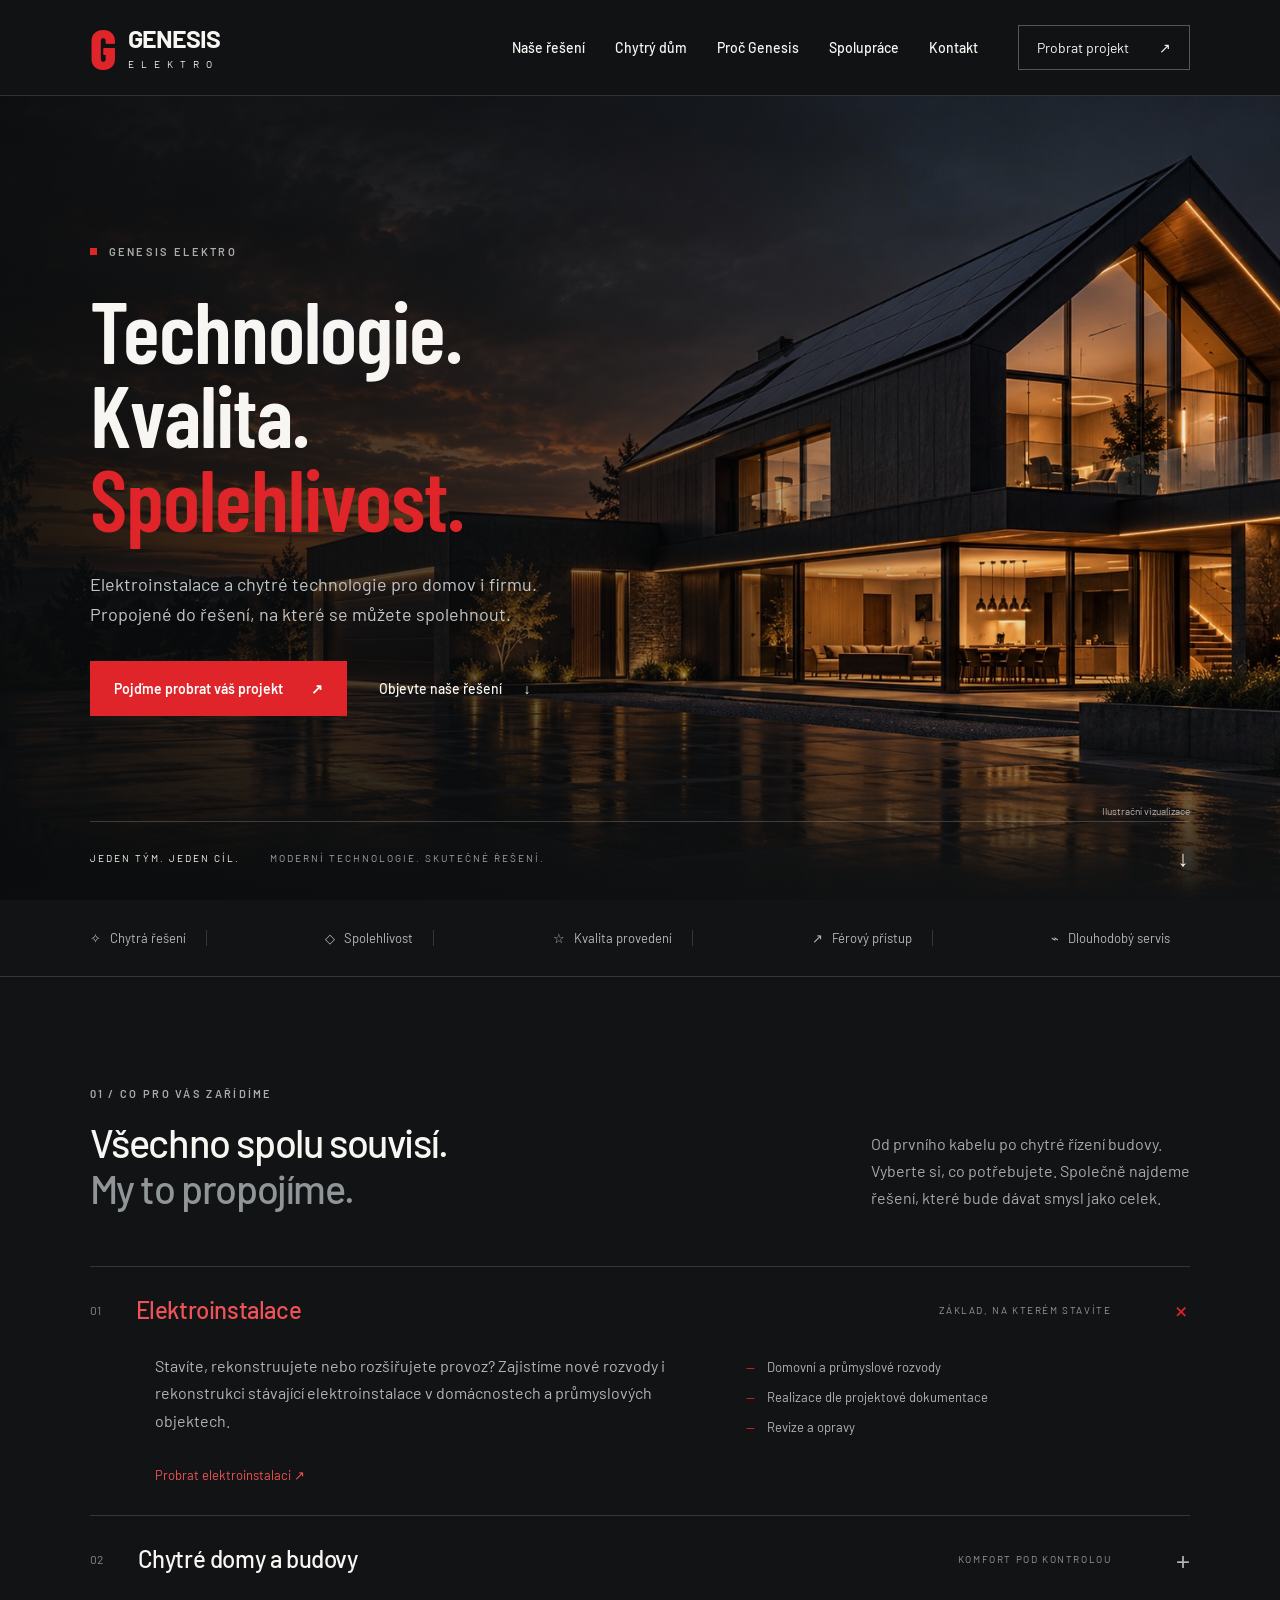
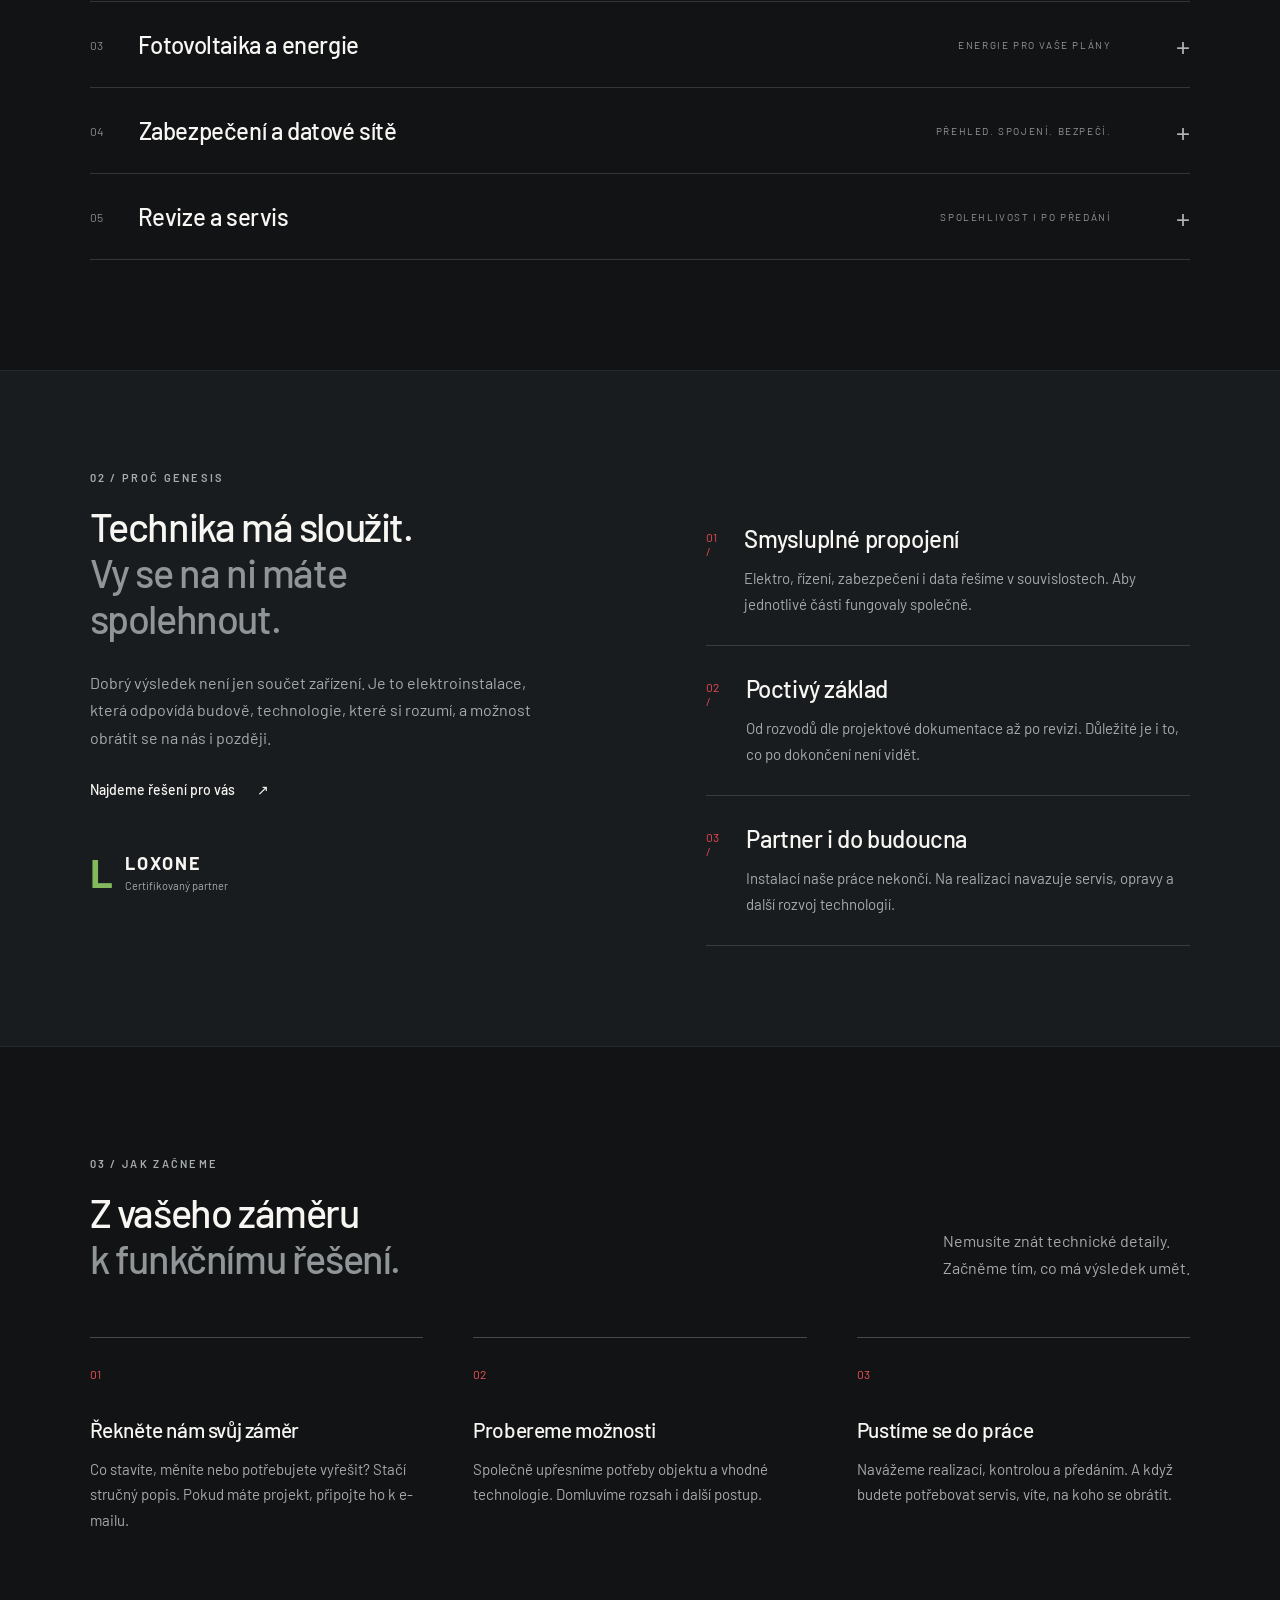
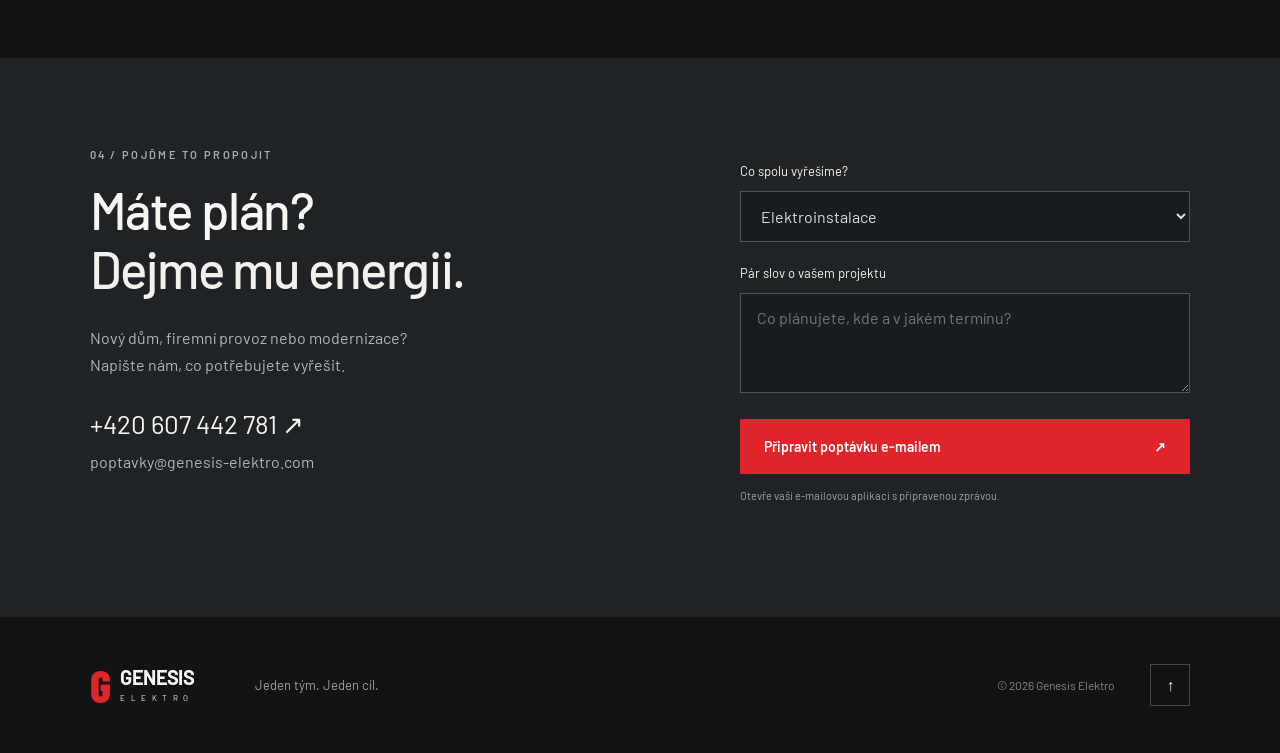
<file: index.html>
<!doctype html>
<html lang="cs"><head><meta charset="UTF-8"><meta name="viewport" content="width=device-width,initial-scale=1"><meta name="theme-color" content="#111314"><title>Genesis Elektro — Technologie, které dávají smysl.</title><meta name="description" content="Elektroinstalace, chytré domácnosti Loxone, fotovoltaika a zabezpečení. Genesis Elektro propojuje technologie pro váš domov i firmu."><link rel="stylesheet" href="style.css"></head>
<body><a class="skip" href="#main">Přejít na obsah</a>
<header><div class="header-inner wrap"><a class="brand" href="#" aria-label="Genesis Elektro — úvod"><span class="brand-mark">G</span><span><b>GENESIS</b><small>ELEKTRO</small></span></a><nav id="nav" aria-label="Hlavní navigace"><a href="#reseni">Naše řešení</a><a href="loxone.html">Chytrý dům</a><a href="#pristup">Proč Genesis</a><a href="#spoluprace">Spolupráce</a><a href="#kontakt">Kontakt</a></nav><a class="header-cta" href="#kontakt">Probrat projekt <span>↗</span></a><button class="menu" aria-label="Otevřít menu" aria-expanded="false" aria-controls="nav">☰</button></div></header>
<main id="main"><section class="hero"><div class="hero-photo"></div><div class="hero-shade"></div><div class="hero-content wrap"><div class="eyebrow"><i></i> GENESIS ELEKTRO</div><h1>Technologie.<br>Kvalita.<br><em>Spolehlivost.</em></h1><p>Elektroinstalace a chytré technologie pro domov i firmu.<br class="desktop"> Propojené do řešení, na které se můžete spolehnout.</p><div class="actions"><a class="button red" href="#kontakt">Pojďme probrat váš projekt <span>↗</span></a><a class="text-link" href="#reseni">Objevte naše řešení <span>↓</span></a></div></div><div class="hero-foot"><span>JEDEN TÝM. JEDEN CÍL.</span><span>MODERNÍ TECHNOLOGIE. SKUTEČNÉ ŘEŠENÍ.</span><a href="#reseni" aria-label="Pokračovat na řešení">↓</a></div><small class="image-note">Ilustrační vizualizace</small></section>
<div class="values"><div class="values-inner wrap"><span>✧ &nbsp; Chytrá řešení</span><span>◇ &nbsp; Spolehlivost</span><span>☆ &nbsp; Kvalita provedení</span><span>↗ &nbsp; Férový přístup</span><span>⌁ &nbsp; Dlouhodobý servis</span></div></div>
<section id="reseni" class="solutions wrap"><div class="section-top"><div><div class="eyebrow">01 / CO PRO VÁS ZAŘÍDÍME</div><h2>Všechno spolu souvisí.<br><span>My to propojíme.</span></h2></div><p>Od prvního kabelu po chytré řízení budovy.<br>Vyberte si, co potřebujete. Společně najdeme<br>řešení, které bude dávat smysl jako celek.</p></div><div class="services">
<details open><summary><span class="num">01</span><h3>Elektroinstalace</h3><span class="service-tag">ZÁKLAD, NA KTERÉM STAVÍTE</span><span class="plus">+</span></summary><div class="detail"><p>Stavíte, rekonstruujete nebo rozšiřujete provoz? Zajistíme nové rozvody i rekonstrukci stávající elektroinstalace v domácnostech a průmyslových objektech.</p><div><span>Domovní a průmyslové rozvody</span><span>Realizace dle projektové dokumentace</span><span>Revize a opravy</span></div><a href="#kontakt" class="service-link" data-service="Elektroinstalace">Probrat elektroinstalaci ↗</a></div></details>
<details><summary><span class="num">02</span><h3>Chytré domy a budovy</h3><span class="service-tag">KOMFORT POD KONTROLOU</span><span class="plus">+</span></summary><div class="detail"><p>Osvětlení, stínění a další technologie v jednom systému. Jako certifikovaný Loxone partner pomůžeme proměnit jednotlivé funkce domu v pohodlné a přehledné ovládání.</p><div><span>Chytrá domácnost Loxone</span><span>Automatizace a řízení</span><span>Vzdálený přístup</span></div><a href="loxone.html" class="service-link">Objevte chytrý dům Loxone ↗</a></div></details>
<details><summary><span class="num">03</span><h3>Fotovoltaika a energie</h3><span class="service-tag">ENERGIE PRO VAŠE PLÁNY</span><span class="plus">+</span></summary><div class="detail"><p>Zvažujete vlastní výrobu elektřiny? Probereme možnosti instalace fotovoltaiky s ohledem na váš objekt. Pro důležité technologie zajistíme také záložní napájení UPS.</p><div><span>Instalace fotovoltaiky</span><span>Záložní zdroje UPS</span><span>Servis a revize</span></div><a href="#kontakt" data-service="Fotovoltaika a energie" class="service-link">Probrat energetické řešení ↗</a></div></details>
<details><summary><span class="num">04</span><h3>Zabezpečení a datové sítě</h3><span class="service-tag">PŘEHLED. SPOJENÍ. BEZPEČÍ.</span><span class="plus">+</span></summary><div class="detail"><p>Mějte přehled o svém objektu a spolehlivé připojení tam, kde ho potřebujete. Propojíme kamerové a zabezpečovací systémy s kvalitní datovou infrastrukturou.</p><div><span>Kamerové systémy CCTV</span><span>Zabezpečení PZTS</span><span>Strukturovaná kabeláž</span></div><a href="#kontakt" data-service="Zabezpečení a datové sítě" class="service-link">Probrat zabezpečení a sítě ↗</a></div></details>
<details><summary><span class="num">05</span><h3>Revize a servis</h3><span class="service-tag">SPOLEHLIVOST I PO PŘEDÁNÍ</span><span class="plus">+</span></summary><div class="detail"><p>Potřebujete revizní zprávu, opravu elektroinstalace nebo servis záložního zdroje? Pomůžeme udržet vaše technologie v provozu i po dokončení instalace.</p><div><span>Revizní zprávy</span><span>Opravy elektroinstalací</span><span>Servis záložních zdrojů</span></div><a href="#kontakt" data-service="Revize a servis" class="service-link">Domluvit servis ↗</a></div></details>
</div></section>
<section class="approach" id="pristup"><div class="wrap approach-grid"><div class="statement"><div class="eyebrow">02 / PROČ GENESIS</div><h2>Technika má sloužit.<br><span>Vy se na ni máte<br>spolehnout.</span></h2><p>Dobrý výsledek není jen součet zařízení. Je to elektroinstalace, která odpovídá budově, technologie, které si rozumí, a možnost obrátit se na nás i později.</p><a class="text-link" href="#kontakt">Najdeme řešení pro vás <span>↗</span></a><div class="partner"><span class="partner-symbol">L</span><span><b>LOXONE</b><small>Certifikovaný partner</small></span></div></div><div class="principles"><article><span>01 /</span><div><h3>Smysluplné propojení</h3><p>Elektro, řízení, zabezpečení i data řešíme v souvislostech. Aby jednotlivé části fungovaly společně.</p></div></article><article><span>02 /</span><div><h3>Poctivý základ</h3><p>Od rozvodů dle projektové dokumentace až po revizi. Důležité je i to, co po dokončení není vidět.</p></div></article><article><span>03 /</span><div><h3>Partner i do budoucna</h3><p>Instalací naše práce nekončí. Na realizaci navazuje servis, opravy a další rozvoj technologií.</p></div></article></div></div></section>
<section id="spoluprace" class="wrap process"><div class="eyebrow">03 / JAK ZAČNEME</div><div class="section-top"><h2>Z vašeho záměru<br><span>k funkčnímu řešení.</span></h2><p>Nemusíte znát technické detaily.<br>Začněme tím, co má výsledek umět.</p></div><div class="steps"><article><span>01</span><h3>Řekněte nám svůj záměr</h3><p>Co stavíte, měníte nebo potřebujete vyřešit? Stačí stručný popis. Pokud máte projekt, připojte ho k e-mailu.</p></article><article><span>02</span><h3>Probereme možnosti</h3><p>Společně upřesníme potřeby objektu a vhodné technologie. Domluvíme rozsah i další postup.</p></article><article><span>03</span><h3>Pustíme se do práce</h3><p>Navážeme realizací, kontrolou a předáním. A když budete potřebovat servis, víte, na koho se obrátit.</p></article></div></section>
<section id="kontakt" class="contact"><div class="wrap contact-grid"><div><div class="eyebrow">04 / POJĎME TO PROPOJIT</div><h2>Máte plán?<br><span>Dejme mu energii.</span></h2><p>Nový dům, firemní provoz nebo modernizace?<br>Napište nám, co potřebujete vyřešit.</p><a class="phone" href="tel:+420607442781">+420 607 442 781 ↗</a><a class="email" href="mailto:poptavky@genesis-elektro.com">poptavky@genesis-elektro.com</a></div><form id="inquiry"><label for="topic">Co spolu vyřešíme?</label><select id="topic" name="topic"><option>Elektroinstalace</option><option>Chytrá domácnost Loxone</option><option>Fotovoltaika a energie</option><option>Zabezpečení a datové sítě</option><option>Revize a servis</option><option>Potřebuji poradit</option></select><label for="message">Pár slov o vašem projektu</label><textarea id="message" rows="3" required placeholder="Co plánujete, kde a v jakém termínu?"></textarea><button class="button red" type="submit">Připravit poptávku e-mailem <span>↗</span></button><small>Otevře vaši e-mailovou aplikaci s připravenou zprávou.</small><p id="form-status" role="status"></p></form></div></section></main>
<footer class="wrap"><a class="brand" href="#"><span class="brand-mark">G</span><span><b>GENESIS</b><small>ELEKTRO</small></span></a><span>Jeden tým. Jeden cíl.</span><small>© <span id="year">2026</span> Genesis Elektro</small><a href="#" aria-label="Zpět nahoru">↑</a></footer><script src="script.js"></script></body></html>
</file>
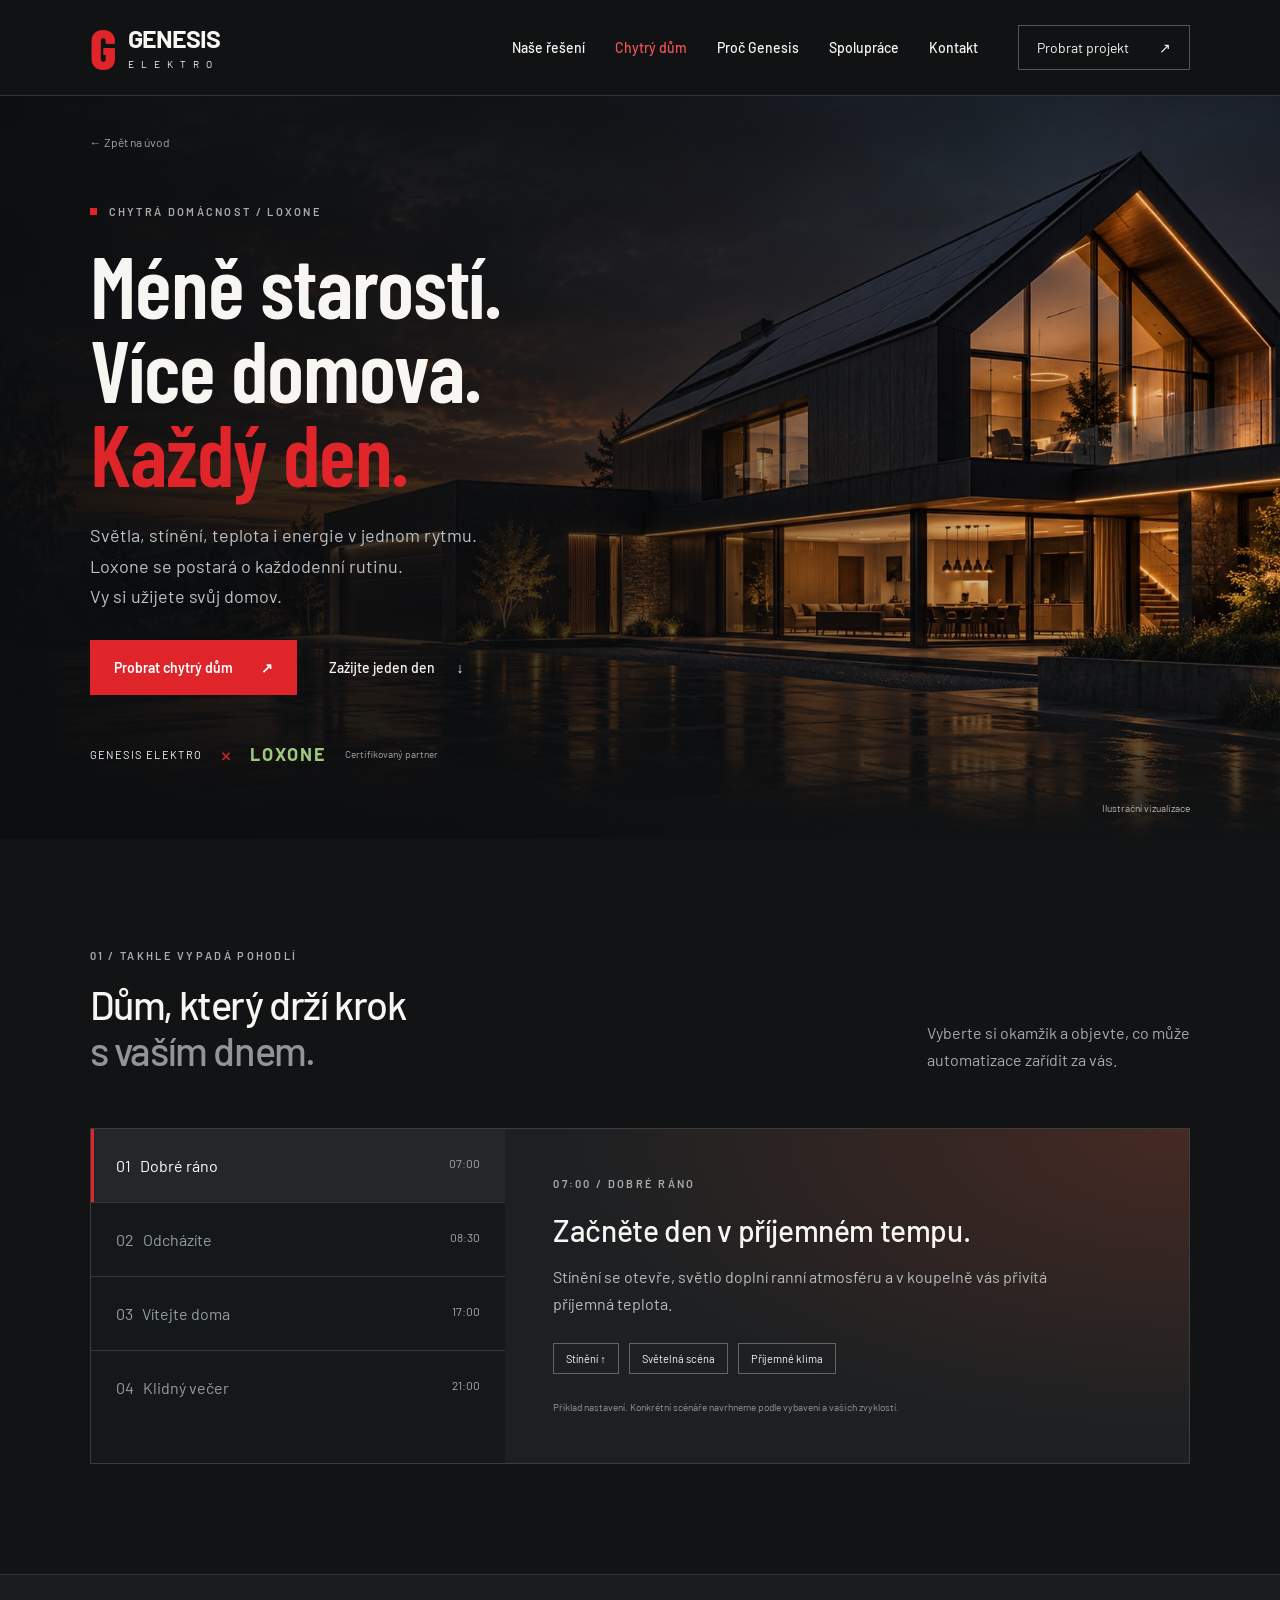
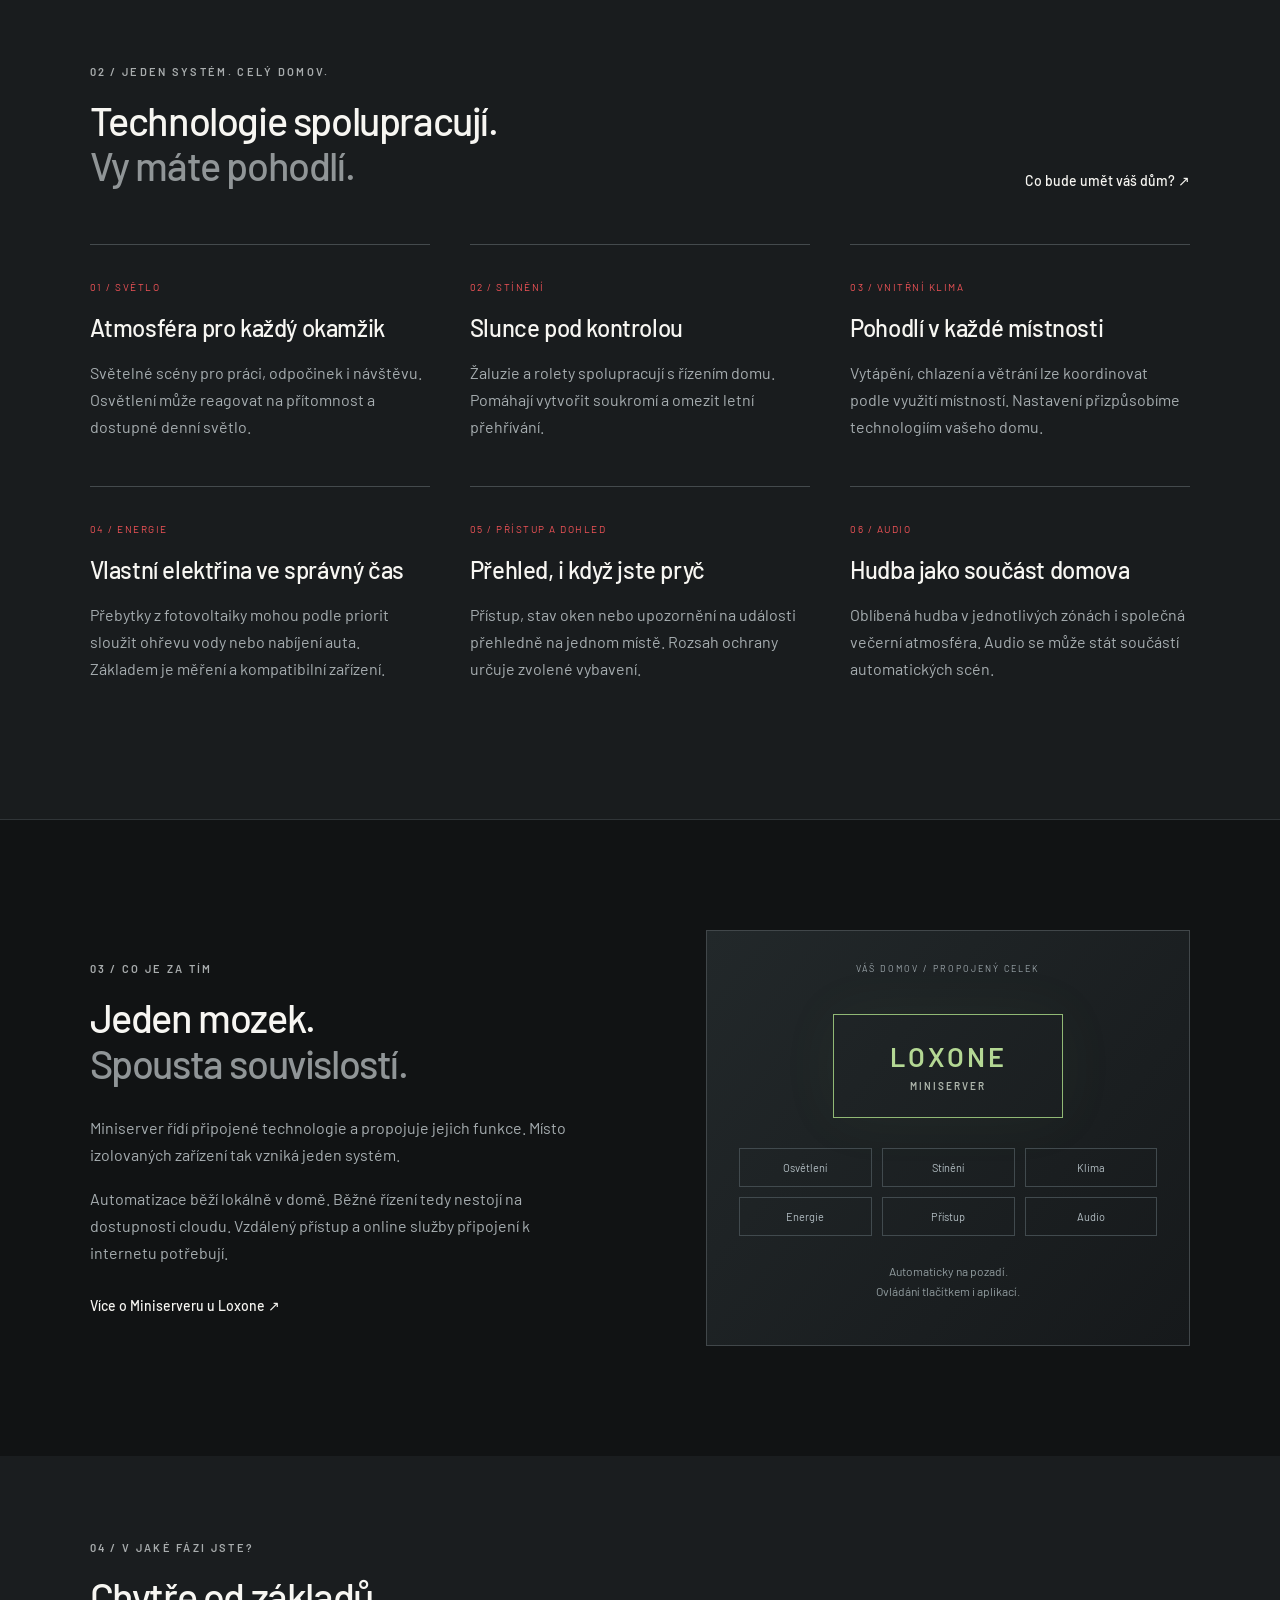
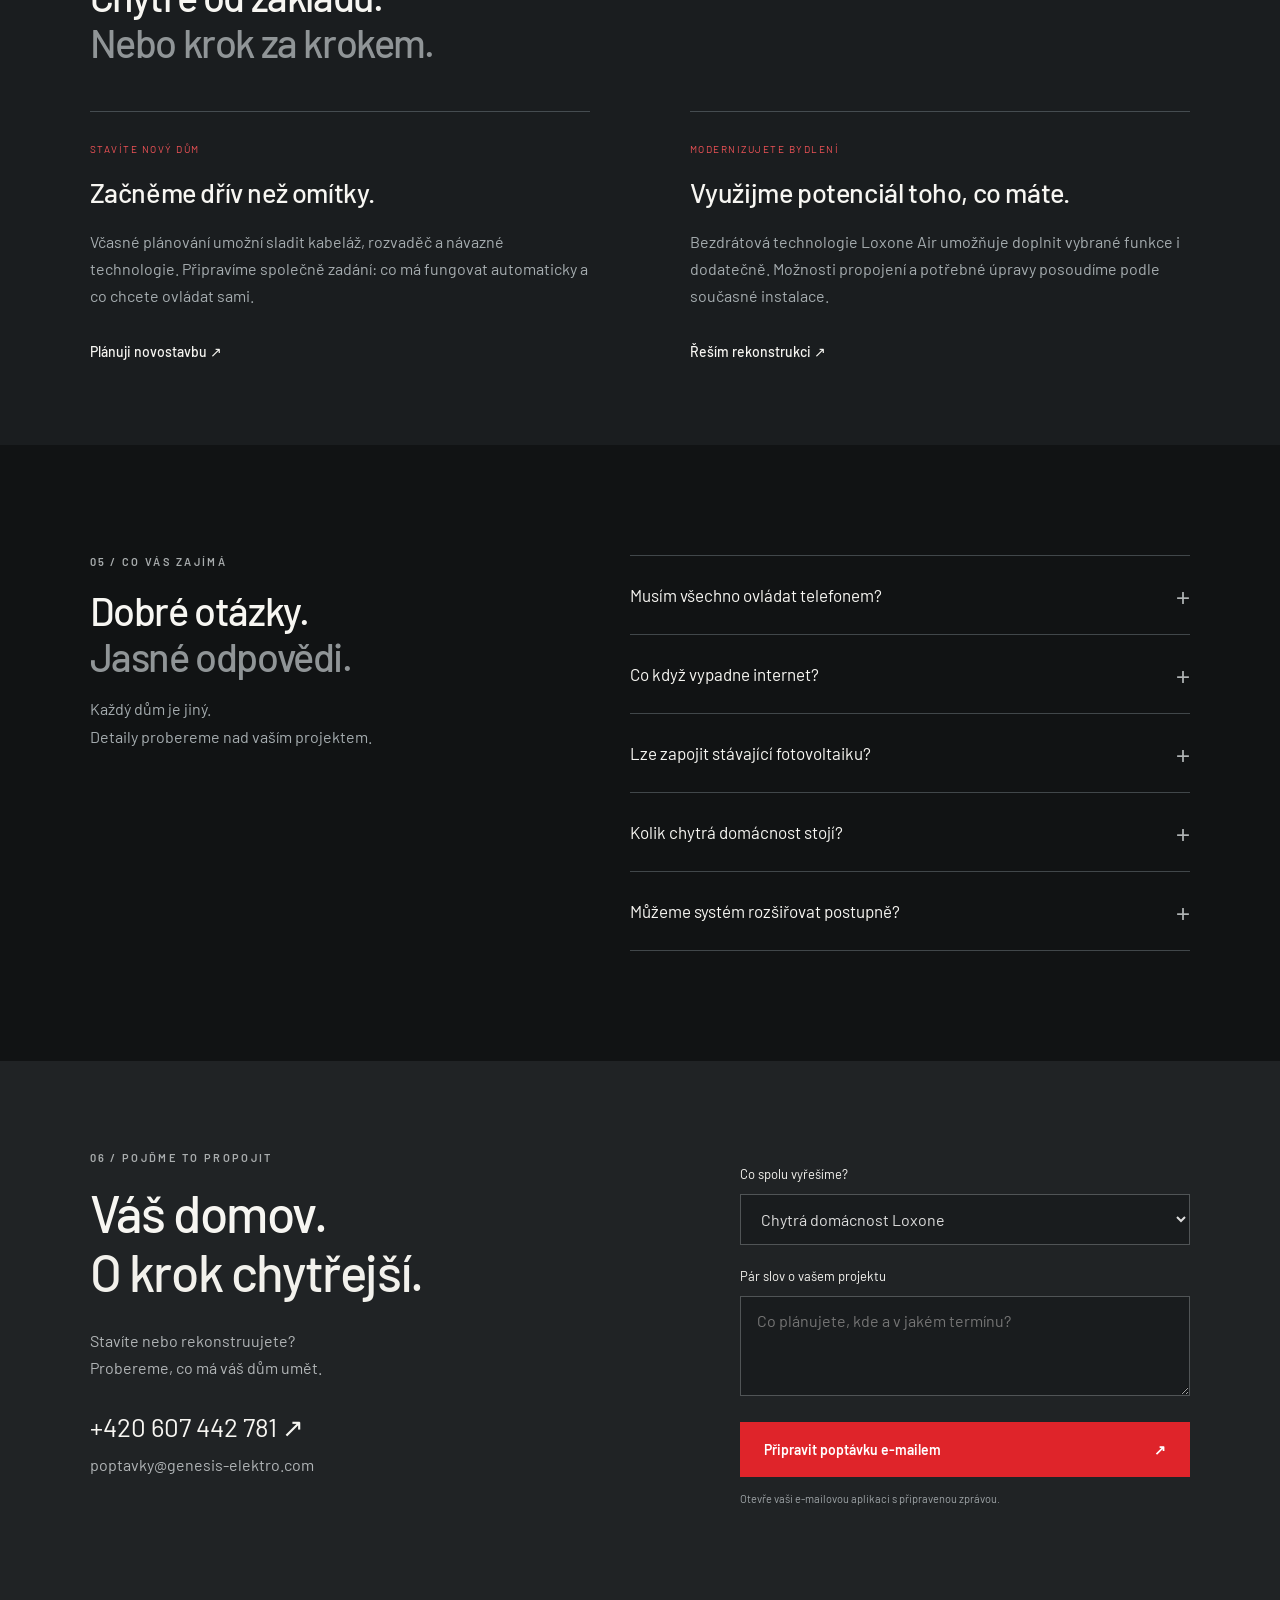
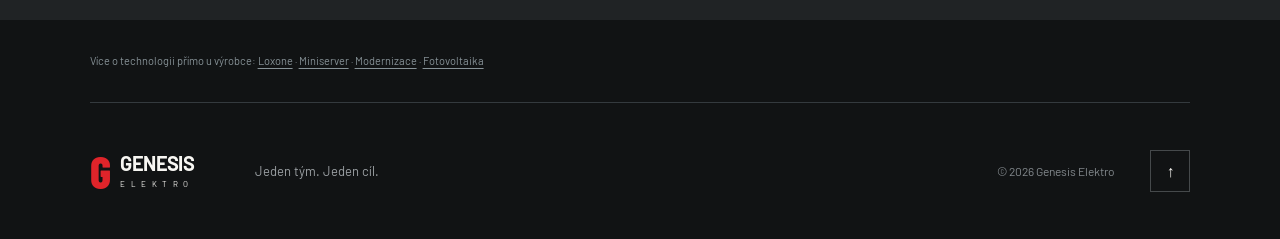
<file: loxone.html>
<!doctype html><html lang="cs"><head><meta charset="UTF-8"><meta name="viewport" content="width=device-width,initial-scale=1"><meta name="theme-color" content="#111314"><title>Chytrá domácnost Loxone | Genesis Elektro</title><meta name="description" content="Chytrý dům Loxone od Genesis Elektro: osvětlení, stínění, klima a energie v jednom systému. Pro novostavby i modernizace."><link rel="stylesheet" href="style.css"><link rel="stylesheet" href="loxone.css"></head><body><a class="skip" href="#main">Přejít na obsah</a><header><div class="header-inner wrap"><a class="brand" href="index.html" aria-label="Genesis Elektro — úvod"><span class="brand-mark">G</span><span><b>GENESIS</b><small>ELEKTRO</small></span></a><nav id="nav" aria-label="Hlavní navigace"><a href="index.html#reseni">Naše řešení</a><a href="loxone.html" aria-current="page">Chytrý dům</a><a href="index.html#pristup">Proč Genesis</a><a href="index.html#spoluprace">Spolupráce</a><a href="#kontakt">Kontakt</a></nav><a class="header-cta" href="#kontakt">Probrat projekt <span>↗</span></a><button class="menu" aria-label="Otevřít menu" aria-expanded="false" aria-controls="nav">☰</button></div></header>

<main id="main"><section class="lx-hero"><img src="hero.jpg" alt="Ilustrační vizualizace moderního domu s večerním osvětlením"><div class="lx-overlay"></div><div class="wrap"><a class="back" href="index.html">← Zpět na úvod</a><div class="eyebrow"><i></i> CHYTRÁ DOMÁCNOST / LOXONE</div><h1>Méně starostí.<br>Více domova.<br><em>Každý den.</em></h1><p>Světla, stínění, teplota i energie v jednom rytmu.<br>Loxone se postará o každodenní rutinu.<br>Vy si užijete svůj domov.</p><div class="actions"><a class="button red" href="#kontakt">Probrat chytrý dům <span>↗</span></a><a class="text-link" href="#den">Zažijte jeden den <span>↓</span></a></div><div class="lx-partner">GENESIS ELEKTRO <span>×</span> <b>LOXONE</b><small>Certifikovaný partner</small></div></div><small class="image-note">Ilustrační vizualizace</small></section>
<section class="wrap lx-day" id="den"><div class="section-top"><div><div class="eyebrow">01 / TAKHLE VYPADÁ POHODLÍ</div><h2>Dům, který drží krok<br><span>s vaším dnem.</span></h2></div><p>Vyberte si okamžik a objevte, co může<br>automatizace zařídit za vás.</p></div><div class="day-demo"><div class="day-controls" role="group" aria-label="Vyberte část dne"><button type="button" class="active" aria-pressed="true" data-scene="rano">01 &nbsp; Dobré ráno <span>07:00</span></button><button type="button" aria-pressed="false" data-scene="odchod">02 &nbsp; Odcházíte <span>08:30</span></button><button type="button" aria-pressed="false" data-scene="navrat">03 &nbsp; Vítejte doma <span>17:00</span></button><button type="button" aria-pressed="false" data-scene="vecer">04 &nbsp; Klidný večer <span>21:00</span></button></div><div class="scene" aria-live="polite"><div class="eyebrow" id="scene-time">07:00 / DOBRÉ RÁNO</div><h3 id="scene-title">Začněte den v příjemném tempu.</h3><p id="scene-text">Stínění se otevře, světlo doplní ranní atmosféru a v koupelně vás přivítá příjemná teplota.</p><div id="scene-chips"><span>Stínění ↑</span><span>Světelná scéna</span><span>Příjemné klima</span></div><small>Příklad nastavení. Konkrétní scénáře navrhneme podle vybavení a vašich zvyklostí.</small></div></div></section>
<section class="lx-functions"><div class="wrap"><div class="eyebrow">02 / JEDEN SYSTÉM. CELÝ DOMOV.</div><div class="section-top"><h2>Technologie spolupracují.<br><span>Vy máte pohodlí.</span></h2><a class="text-link" href="#kontakt">Co bude umět váš dům? ↗</a></div><div class="function-grid">
<article><span>01 / SVĚTLO</span><h3>Atmosféra pro každý okamžik</h3><p>Světelné scény pro práci, odpočinek i návštěvu. Osvětlení může reagovat na přítomnost a dostupné denní světlo.</p></article>
<article><span>02 / STÍNĚNÍ</span><h3>Slunce pod kontrolou</h3><p>Žaluzie a rolety spolupracují s řízením domu. Pomáhají vytvořit soukromí a omezit letní přehřívání.</p></article>
<article><span>03 / VNITŘNÍ KLIMA</span><h3>Pohodlí v každé místnosti</h3><p>Vytápění, chlazení a větrání lze koordinovat podle využití místností. Nastavení přizpůsobíme technologiím vašeho domu.</p></article>
<article><span>04 / ENERGIE</span><h3>Vlastní elektřina ve správný čas</h3><p>Přebytky z fotovoltaiky mohou podle priorit sloužit ohřevu vody nebo nabíjení auta. Základem je měření a kompatibilní zařízení.</p></article>
<article><span>05 / PŘÍSTUP A DOHLED</span><h3>Přehled, i když jste pryč</h3><p>Přístup, stav oken nebo upozornění na události přehledně na jednom místě. Rozsah ochrany určuje zvolené vybavení.</p></article>
<article><span>06 / AUDIO</span><h3>Hudba jako součást domova</h3><p>Oblíbená hudba v jednotlivých zónách i společná večerní atmosféra. Audio se může stát součástí automatických scén.</p></article></div></div></section>
<section class="wrap lx-brain"><div><div class="eyebrow">03 / CO JE ZA TÍM</div><h2>Jeden mozek.<br><span>Spousta souvislostí.</span></h2><p>Miniserver řídí připojené technologie a propojuje jejich funkce. Místo izolovaných zařízení tak vzniká jeden systém.</p><p>Automatizace běží lokálně v domě. Běžné řízení tedy nestojí na dostupnosti cloudu. Vzdálený přístup a online služby připojení k internetu potřebují.</p><a class="text-link" href="https://www.loxone.com/cscz/produkty/miniserver-extensions/" target="_blank" rel="noopener">Více o Miniserveru u Loxone ↗</a></div><div class="brain-visual"><div class="brain-top">VÁŠ DOMOV / PROPOJENÝ CELEK</div><div class="brain-node">LOXONE<small>MINISERVER</small></div><div class="brain-tags"><span>Osvětlení</span><span>Stínění</span><span>Klima</span><span>Energie</span><span>Přístup</span><span>Audio</span></div><p>Automaticky na pozadí.<br>Ovládání tlačítkem i aplikací.</p></div></section>
<section class="lx-build"><div class="wrap"><div class="eyebrow">04 / V JAKÉ FÁZI JSTE?</div><h2>Chytře od základů.<br><span>Nebo krok za krokem.</span></h2><div class="build-grid"><article><span>STAVÍTE NOVÝ DŮM</span><h3>Začněme dřív než omítky.</h3><p>Včasné plánování umožní sladit kabeláž, rozvaděč a návazné technologie. Připravíme společně zadání: co má fungovat automaticky a co chcete ovládat sami.</p><a href="#kontakt" class="text-link">Plánuji novostavbu ↗</a></article><article><span>MODERNIZUJETE BYDLENÍ</span><h3>Využijme potenciál toho, co máte.</h3><p>Bezdrátová technologie Loxone Air umožňuje doplnit vybrané funkce i dodatečně. Možnosti propojení a potřebné úpravy posoudíme podle současné instalace.</p><a href="#kontakt" class="text-link">Řeším rekonstrukci ↗</a></article></div></div></section>
<section class="wrap lx-faq"><div><div class="eyebrow">05 / CO VÁS ZAJÍMÁ</div><h2>Dobré otázky.<br><span>Jasné odpovědi.</span></h2><p>Každý dům je jiný.<br>Detaily probereme nad vaším projektem.</p></div><div class="faq-list">
<details><summary>Musím všechno ovládat telefonem?<span class="plus">+</span></summary><p>Ne. Smyslem je automatický provoz. Když chcete něco změnit, můžete využít nástěnné ovládání nebo aplikaci.</p></details>
<details><summary>Co když vypadne internet?<span class="plus">+</span></summary><p>Lokální automatizace Miniserveru může pracovat dál. Bez internetu nebudou dostupné funkce závislé na online připojení, například vzdálený přístup.</p></details>
<details><summary>Lze zapojit stávající fotovoltaiku?<span class="plus">+</span></summary><p>U podporovaných zařízení ano. Nejdřív ověříme konkrétní střídač, měření a možnosti komunikace. Pak navrhneme využití energie podle vašich priorit.</p></details>
<details><summary>Kolik chytrá domácnost stojí?<span class="plus">+</span></summary><p>Cenu určuje rozsah funkcí, počet místností, stav elektroinstalace a návazná zařízení. Pro smysluplnou nabídku potřebujeme znát váš záměr a podklady k objektu.</p></details>
<details><summary>Můžeme systém rozšiřovat postupně?<span class="plus">+</span></summary><p>Ano, rozsah lze rozvíjet. Při úvodním plánování je dobré počítat s budoucími funkcemi, kapacitou rozvaděče a potřebnou kabeláží.</p></details>
</div></section><section id="kontakt" class="contact"><div class="wrap contact-grid"><div><div class="eyebrow">06 / POJĎME TO PROPOJIT</div><h2>Váš domov.<br><span>O krok chytřejší.</span></h2><p>Stavíte nebo rekonstruujete?<br>Probereme, co má váš dům umět.</p><a class="phone" href="tel:+420607442781">+420 607 442 781 ↗</a><a class="email" href="mailto:poptavky@genesis-elektro.com">poptavky@genesis-elektro.com</a></div><form id="inquiry"><label for="topic">Co spolu vyřešíme?</label><select id="topic" name="topic"><option>Elektroinstalace</option><option selected>Chytrá domácnost Loxone</option><option>Fotovoltaika a energie</option><option>Zabezpečení a datové sítě</option><option>Revize a servis</option><option>Potřebuji poradit</option></select><label for="message">Pár slov o vašem projektu</label><textarea id="message" rows="3" required placeholder="Co plánujete, kde a v jakém termínu?"></textarea><button class="button red" type="submit">Připravit poptávku e-mailem <span>↗</span></button><small>Otevře vaši e-mailovou aplikaci s připravenou zprávou.</small><p id="form-status" role="status"></p></form></div></section>
<div class="wrap lx-sources">Více o technologii přímo u výrobce: <a href="https://www.loxone.com/cscz/">Loxone</a> · <a href="https://www.loxone.com/cscz/produkty/miniserver-extensions/">Miniserver</a> · <a href="https://www.loxone.com/cscz/produkty/rekonstrukce/">Modernizace</a> · <a href="https://www.loxone.com/cscz/produkty/energie/fotovoltaika/">Fotovoltaika</a></div></main><footer class="wrap"><a class="brand" href="index.html"><span class="brand-mark">G</span><span><b>GENESIS</b><small>ELEKTRO</small></span></a><span>Jeden tým. Jeden cíl.</span><small>© <span id="year">2026</span> Genesis Elektro</small><a href="#" aria-label="Zpět nahoru">↑</a></footer><script src="script.js"></script><script src="loxone.js"></script></body></html>
</file>
<file: style.css>
@import url('https://fonts.googleapis.com/css2?family=Barlow+Condensed:wght@500;600;700;800&family=Barlow:wght@400;500;600;700;800&display=swap');
:root{--red:#df242a;--bg:#111314;--muted:#a0a4a7;--line:#343638}*{box-sizing:border-box}html{scroll-behavior:smooth;scroll-padding-top:95px}body{margin:0;background:var(--bg);color:#f7f6f2;font-family:Barlow,Arial,sans-serif;font-size:16px}a{color:inherit;text-decoration:none}button,input,select,textarea{font:inherit}a,button,summary{ -webkit-tap-highlight-color:transparent}a:focus-visible,button:focus-visible,summary:focus-visible{outline:2px solid #fff;outline-offset:5px}.skip{position:fixed;top:-100px;background:var(--red);padding:15px;z-index:100}.skip:focus{top:0}header{height:96px;padding:0;background:#101213;border-bottom:1px solid #303234;position:relative;z-index:10}.header-inner{display:flex;align-items:center;gap:40px;height:100%}.brand{display:flex;align-items:center;gap:12px}.brand-mark{font-weight:800;font-size:56px;color:var(--red);font-family:Barlow Condensed,Arial,sans-serif;line-height:1;clip-path:polygon(20% 0,80% 0,100% 20%,100% 80%,80% 100%,20% 100%,0 80%,0 20%)}.brand b{font-size:25px;letter-spacing:-1px;display:block;line-height:1}.brand small{display:block;font-size:10px;letter-spacing:7.1px;margin-top:7px}nav{margin-left:auto;display:flex;gap:30px;font-size:14px;font-weight:500}nav a:hover{color:var(--red)}.header-cta{border:1px solid #555;padding:13px 18px;font-size:14px;display:flex;gap:30px}.header-cta:hover{background:var(--red);border-color:var(--red)}.menu{display:none}.hero{min-height:710px;height:calc(100svh - 96px);max-height:920px;position:relative;display:flex;flex-direction:column;justify-content:center;padding:65px 0 100px;isolation:isolate}.hero-photo,.hero-shade{position:absolute;inset:0;z-index:-2}.hero-photo{background:#282c2d url('hero.jpg') center/cover}.hero-shade{z-index:-1;background:linear-gradient(90deg,rgba(10,12,13,.92),rgba(10,12,13,.67) 36%,rgba(10,12,13,.07) 76%),linear-gradient(0deg,#101213 0%,transparent 30%)}.eyebrow{font-size:11px;letter-spacing:2.3px;font-weight:600;display:flex;align-items:center;gap:12px;color:#a9adae}.eyebrow i{width:7px;height:7px;background:var(--red)}h1{font-family:Barlow Condensed,Impact,sans-serif;font-weight:600;font-size:clamp(68px,6.7vw,112px);line-height:.98;letter-spacing:-1px;margin:30px 0}h1 em{font-style:normal;color:var(--red)}.hero p{font-size:18px;line-height:1.65;color:#c3c6c7;margin:25px 0 32px}.actions{display:flex;gap:32px;align-items:center}.button{display:inline-flex;gap:28px;padding:19px 24px;align-items:center;justify-content:space-between;font-size:14px;font-weight:600;border:0;cursor:pointer}.red{background:var(--red);color:white}.red:hover{background:#b9151b}.text-link{font-weight:500;font-size:14px;display:inline-flex;gap:22px;align-items:center}.text-link:hover{color:#f25155}.hero-foot{position:absolute;bottom:28px;left:0;right:0;width:86%;max-width:1320px;margin-inline:auto;display:flex;gap:30px;align-items:center;font-size:10px;letter-spacing:2px;border-top:1px solid #ffffff30;padding-top:22px}.hero-foot span:nth-child(2){color:#a2a4a5}.hero-foot a{margin-left:auto;font-size:22px}.image-note{position:absolute;right:max(7%, calc((100% - 1320px)/2));bottom:83px;font-size:10px;color:#b5b5b5}.values{padding:30px 0;border-bottom:1px solid var(--line);font-size:13px;color:#b5b8ba}.values-inner{display:flex;justify-content:space-between;gap:15px}.values span{padding-right:20px;border-right:1px solid var(--line)}.values span:last-child{border:0}.wrap{max-width:1320px;width:86%;margin:auto}section.wrap{padding-top:110px;padding-bottom:110px}.section-top{display:flex;justify-content:space-between;gap:40px;align-items:flex-end;margin-bottom:55px}h2{font-size:clamp(34px,3.1vw,48px);line-height:1.15;font-weight:500;letter-spacing:-1.4px;margin:20px 0 0}h2 span{color:#909597}.section-top p,.statement p{font-size:16px;color:#a6aaad;line-height:1.7;margin-bottom:0}.services{border-top:1px solid var(--line)}details{border-bottom:1px solid var(--line)}summary{list-style:none;cursor:pointer;display:flex;gap:35px;align-items:center;padding:28px 0}summary::-webkit-details-marker{display:none}.num{font-size:12px;color:#868b8e}h3{font-size:24px;font-weight:500;letter-spacing:-.4px;margin:0}.service-tag{margin-left:auto;font-size:10px;letter-spacing:1.6px;color:#93989b}.plus{margin-left:30px;color:#b0b4b5;font-size:28px;line-height:1;transition:.2s}details[open] .plus{transform:rotate(45deg);color:var(--red)}details[open] h3{color:#f05357}.detail{display:grid;grid-template-columns:1.4fr 1fr;gap:25px 60px;padding:0 65px 32px}.detail p{font-size:16px;line-height:1.7;color:#b1b5b7;margin:0}.detail div span{display:block;color:#b1b5b7;font-size:13px;padding:7px 0}.detail div span:before{content:'—';color:var(--red);margin-right:12px}.service-link{font-size:13px;color:#f05357}.approach{background:#191c1e;border-top:1px solid #26292b;border-bottom:1px solid #26292b;padding:100px 0}.approach-grid{display:grid;grid-template-columns:1fr 1fr;gap:12%}.statement p{max-width:450px;margin:28px 0}.partner{display:flex;gap:12px;align-items:center;margin-top:50px}.partner-symbol{font-size:40px;font-weight:bold;color:#83b95c}.partner b{font-size:18px;letter-spacing:2px}.partner small{display:block;color:#a6aaad;font-size:11px;margin-top:5px}.principles{padding-top:25px}.principles article{display:flex;gap:25px;border-bottom:1px solid #3a3d3f;padding:28px 0}.principles article>span{font-size:12px;color:#e74a4f;padding-top:6px}.principles h3{font-size:24px}.principles p{color:#a6aaad;line-height:1.7;font-size:15px;margin:13px 0 0}.steps{display:grid;grid-template-columns:repeat(3,1fr);gap:50px}.steps article{border-top:1px solid #45494b;padding-top:25px}.steps article>span{font-size:12px;color:#f05357}.steps h3{font-size:21px;margin-top:35px}.steps p{font-size:15px;line-height:1.7;color:#a6aaad}.contact{background:#202325;padding:90px 0}.contact-grid{display:grid;grid-template-columns:1.2fr 1fr;gap:10%}.contact h2{font-size:clamp(40px,4vw,62px)}.contact h2 span{color:#f2f1ec}.contact p{color:#b1b5b7;line-height:1.7;margin:25px 0}.phone{display:block;font-size:26px;margin:30px 0 12px}.email{color:#b1b5b7;font-size:16px}.email:hover{color:#fff}form{padding-top:15px}label{display:block;font-size:13px;margin-bottom:12px}select,textarea{width:100%;border:1px solid #505456;border-radius:0;background:#191c1e;color:#ddd;padding:14px 16px;margin-bottom:23px;outline-offset:4px}textarea{resize:vertical;min-height:100px}form .button{width:100%}form small{display:block;color:#9ea4a7;font-size:11px;margin-top:15px}#form-status{font-size:12px}footer{display:flex;gap:35px;align-items:center;padding:40px 0}footer .brand{transform:scale(.8);transform-origin:left}footer>span{font-size:13px;color:#9ca1a4}footer>small{margin-left:auto;color:#82888c;font-size:12px}footer>a:last-child{border:1px solid #45494b;padding:10px 15px}@media(max-width:1000px){.header-inner{gap:25px}nav{gap:17px}.header-cta{display:none}.service-tag{display:none}.hero{min-height:690px}.values-inner{flex-wrap:wrap;justify-content:center;gap:20px}.approach-grid{gap:6%}.detail{padding-left:0;padding-right:0}.contact-grid{gap:6%}}@media(max-width:650px){header{height:78px;padding:0}.brand b{font-size:21px}.brand-mark{font-size:46px}.brand small{font-size:8px;letter-spacing:6px}.menu{display:block;margin-left:auto;border:1px solid #555;background:none;color:#fff;padding:8px 12px;font-size:20px}nav{display:none;position:absolute;top:78px;left:0;right:0;background:#191c1e;padding:25px 7%;flex-direction:column;gap:25px}nav.open{display:flex}.hero{min-height:720px;height:calc(100svh - 78px);padding-top:45px;padding-bottom:120px}.hero-photo{background-position:65% center}.hero-shade{background:linear-gradient(90deg,#0c0e0fe8,#0c0e0f70),linear-gradient(0deg,#111314,transparent 70%)}h1{font-size:72px}.hero p{font-size:16px}.desktop{display:none}.actions{flex-direction:column;align-items:flex-start;gap:25px}.hero-foot{flex-wrap:wrap;gap:12px;bottom:25px;font-size:8px;letter-spacing:1.1px}.hero-foot span:nth-child(2){width:80%;order:3}.hero-foot a{position:absolute;right:0;top:25px}.image-note{bottom:98px;font-size:8px}.values{font-size:11px;padding:23px 0}.values-inner{gap:18px}.values span{border:0;padding:0}.wrap{width:86%}section.wrap{padding-top:70px;padding-bottom:70px}.section-top{flex-direction:column;align-items:flex-start;gap:20px;margin-bottom:35px}.section-top p br{display:none}h2{font-size:35px}.section-top p{font-size:15px}summary{gap:20px;padding:25px 0}summary h3{font-size:22px}.plus{margin-left:auto}.detail{grid-template-columns:1fr;gap:15px}.detail p{font-size:15px}.approach{padding:65px 0}.approach-grid{grid-template-columns:1fr;gap:25px}.partner{margin-top:30px}.principles{padding-top:0}.steps{grid-template-columns:1fr;gap:25px}.steps h3{margin-top:16px}.steps p{margin-bottom:0}.contact{padding:65px 0}.contact-grid{grid-template-columns:1fr;gap:40px}.phone{font-size:24px}.email{font-size:14px}footer{flex-wrap:wrap;gap:12px}footer>span{display:none}footer>small{margin-left:0;font-size:10px}footer>a:last-child{margin-left:auto}.eyebrow{font-size:9px;letter-spacing:1.8px}}@media(prefers-reduced-motion:reduce){html{scroll-behavior:auto}*{transition:none!important}}
</file>
<file: loxone.css>
nav a[aria-current]{color:#f05357}.lx-hero{position:relative;isolation:isolate;padding:35px 0 70px;min-height:720px;overflow:hidden}.lx-hero>img,.lx-overlay{position:absolute;inset:0;width:100%;height:100%;object-fit:cover;z-index:-2}.lx-hero>img{object-position:70% center}.lx-overlay{z-index:-1;background:linear-gradient(90deg,#0b0d0ff5,#0b0d0fc9 35%,#0b0d0f15 85%),linear-gradient(0deg,#111314,transparent 35%)}.back{display:inline-block;color:#a0a4a7;font-size:12px;margin-bottom:55px}.lx-hero h1{font-size:clamp(66px,6.7vw,100px);margin:25px 0}.lx-hero p{color:#bdc1c4;line-height:1.7;font-size:18px;margin-bottom:28px}.lx-partner{display:flex;align-items:center;gap:18px;font-size:11px;letter-spacing:1.4px;margin-top:45px}.lx-partner>span{color:var(--red);font-size:24px}.lx-partner>b{color:#9ec97d;font-size:18px;letter-spacing:2px}.lx-partner small{font-size:10px;color:#a0a4a7;letter-spacing:0}.lx-hero .image-note{bottom:25px}.day-demo{display:grid;grid-template-columns:1fr 1.65fr;border:1px solid #3a3d40}.day-controls{display:flex;flex-direction:column;background:#15181a}.day-controls button{border:0;border-bottom:1px solid #33373a;background:none;color:#969da0;text-align:left;padding:27px 25px;cursor:pointer;font-size:16px;display:flex;justify-content:space-between}.day-controls button:last-child{border-bottom:0}.day-controls button.active{background:#242729;color:white;box-shadow:inset 3px 0 var(--red)}.day-controls button:hover{color:white;background:#25292b}.day-controls button>span{font-size:12px;color:#a4aaad}.scene{background:radial-gradient(ellipse at top right,#462a23,#1d2022 65%);padding:48px;display:flex;flex-direction:column;justify-content:center}.scene h3{font-size:30px;line-height:1.2;margin:22px 0 15px;max-width:460px}.scene p{color:#b8bdc0;line-height:1.7;max-width:500px;margin:0 0 25px}.scene small{font-size:10px;line-height:1.6;color:#8e979b;margin-top:25px;max-width:450px}#scene-chips{display:flex;flex-wrap:wrap;gap:10px}#scene-chips span{border:1px solid #626467;padding:8px 12px;font-size:11px}.lx-functions{padding:90px 0;background:#191c1e;border-block:1px solid #303538}.function-grid{display:grid;grid-template-columns:repeat(3,1fr);gap:0 40px}.function-grid article{padding:30px 0;border-top:1px solid #444a4d}.function-grid article>span,.build-grid article>span{color:#f05357;font-size:10px;letter-spacing:1.5px}.function-grid h3{font-size:24px;margin:20px 0 14px;line-height:1.2}.function-grid p,.lx-brain p,.build-grid p,.lx-faq>div>p{font-size:16px;color:#a6adb0;line-height:1.7}.lx-brain{display:grid;grid-template-columns:1fr 1fr;gap:12%;align-items:center}.lx-brain h2{margin-bottom:28px}.lx-brain .text-link{margin-top:15px}.brain-visual{border:1px solid #41474a;background:linear-gradient(130deg,#22282a,#16191b);padding:32px;text-align:center}.brain-top{font-size:9px;color:#9da7ac;letter-spacing:2px}.brain-node{border:1px solid #91b975;padding:25px;max-width:230px;margin:40px auto 30px;color:#b4d894;font-size:27px;font-weight:600;letter-spacing:3px;box-shadow:0 0 60px #79a74e0f}.brain-node small{display:block;font-size:10px;letter-spacing:2px;color:#aeb6ac;margin-top:8px}.brain-tags{display:grid;grid-template-columns:repeat(3,1fr);gap:10px}.brain-tags span{border:1px solid #414a4e;padding:12px 5px;font-size:11px;color:#b2bdc2}.brain-visual p{font-size:12px;color:#919c9f;margin-top:25px}.lx-build{background:#1a1d1f;padding:85px 0}.build-grid{display:grid;grid-template-columns:1fr 1fr;gap:9%;margin-top:45px}.build-grid article{border-top:1px solid #454c50;padding-top:25px}.build-grid h3{margin:20px 0;font-size:27px}.build-grid .text-link{margin-top:18px}.lx-faq{display:grid;grid-template-columns:1fr 1.3fr;gap:10%}.faq-list details{border-bottom:1px solid #41474a}.faq-list details:first-child{border-top:1px solid #41474a}.faq-list summary{font-size:17px;gap:20px;padding:25px 0}.faq-list .plus{margin-left:auto;flex-shrink:0}.faq-list details p{color:#abb2b6;font-size:15px;line-height:1.7;margin:0;padding-bottom:25px}.lx-sources{padding:30px 0;border-bottom:1px solid #343a3e;font-size:11px;color:#869196;line-height:2}.lx-sources a{text-decoration:underline;text-underline-offset:3px}.lx-sources a:hover{color:#fff}@media(max-width:1050px){nav{gap:17px;font-size:12px}.function-grid{grid-template-columns:repeat(2,1fr)}.lx-brain{gap:6%}}@media(max-width:650px){.lx-hero{padding:25px 0 55px;min-height:760px}.back{margin-bottom:45px}.lx-hero h1{font-size:65px}.lx-hero p{font-size:16px}.lx-partner{flex-wrap:wrap;gap:13px}.lx-partner small{width:100%}.lx-hero>img{object-position:60% center}.lx-overlay{background:linear-gradient(90deg,#101213f0,#10121380),linear-gradient(0deg,#111314,transparent)}.day-demo{grid-template-columns:1fr}.day-controls{display:grid;grid-template-columns:1fr 1fr}.day-controls button{font-size:12px;padding:18px 12px;border:1px solid #33373a;gap:5px}.day-controls button>span{display:none}.scene{padding:28px}.scene h3{font-size:26px}.scene p{font-size:15px}.function-grid{grid-template-columns:1fr}.lx-functions,.lx-build{padding:65px 0}.function-grid h3{font-size:25px}.lx-brain,.lx-faq,.build-grid{grid-template-columns:1fr;gap:35px}.brain-visual{margin-top:10px;padding:25px}.build-grid{margin-top:35px}.lx-faq .faq-list{margin-top:0}.faq-list summary{font-size:16px}}
</file>
